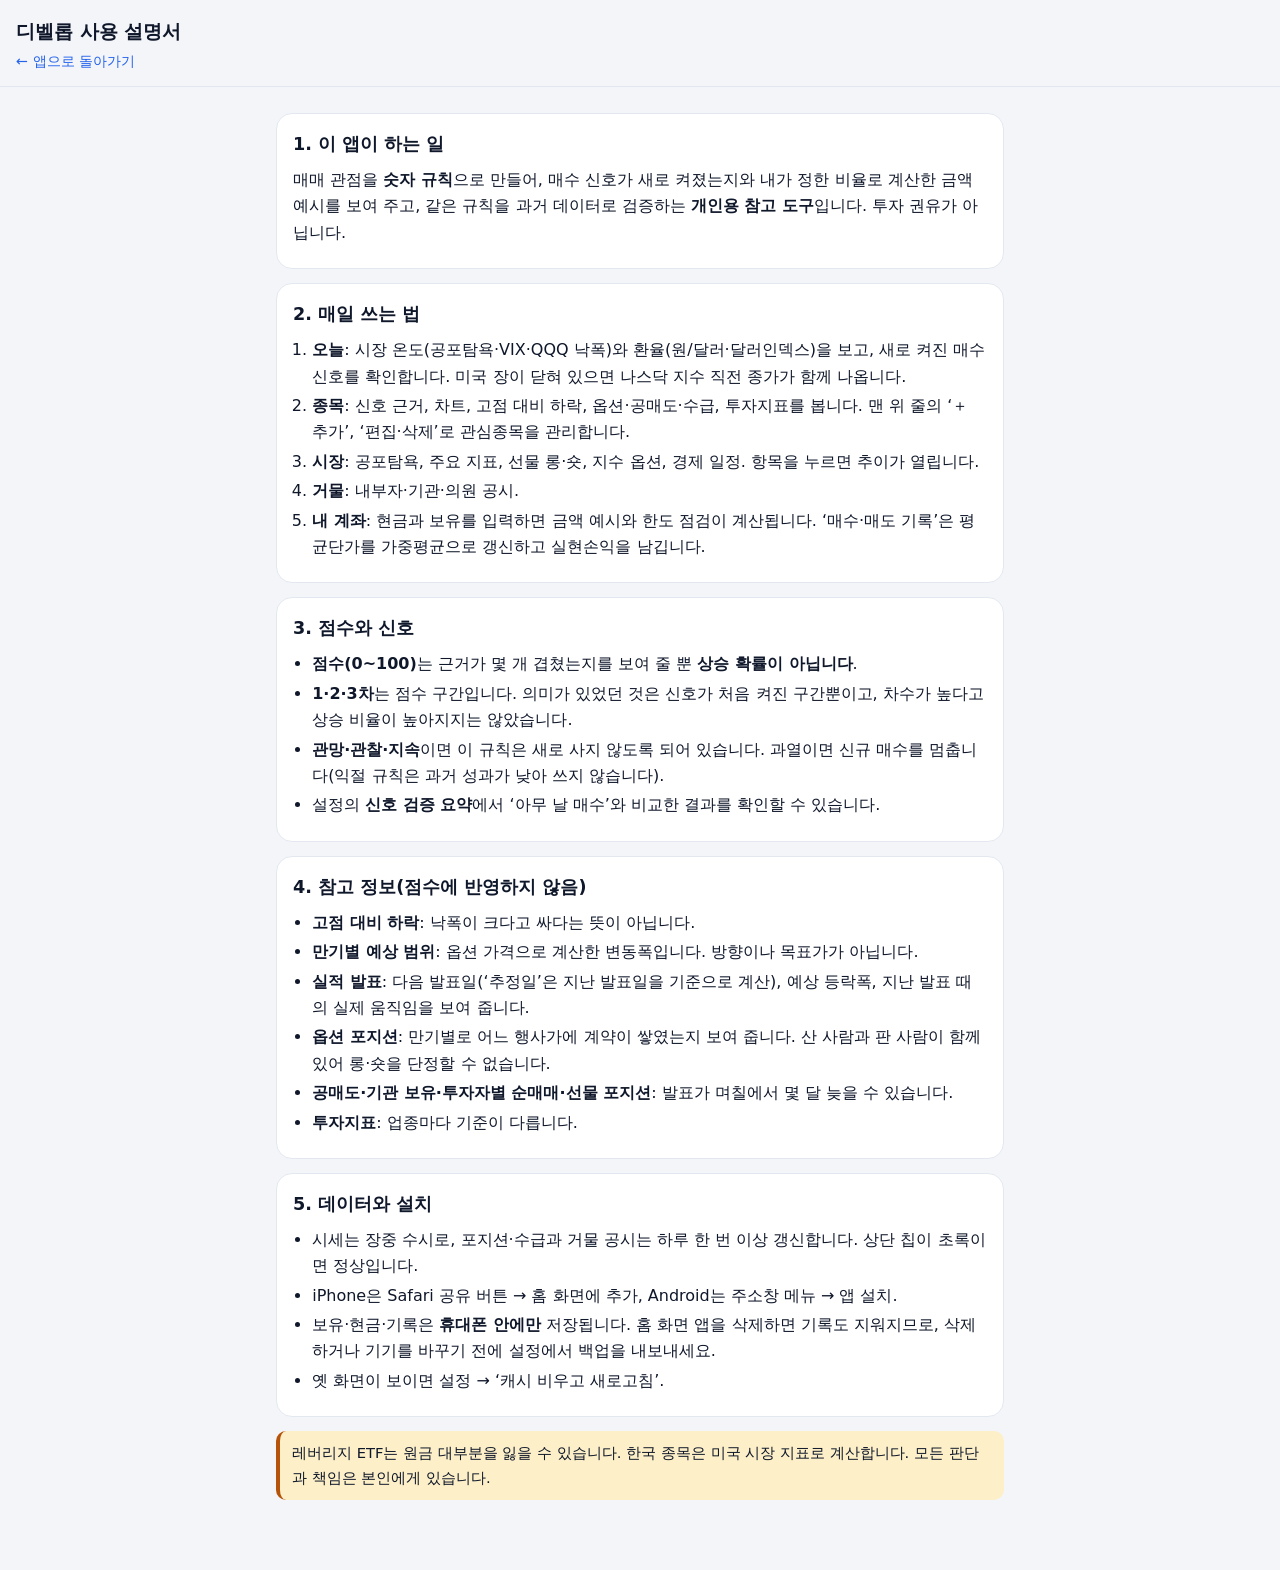
<file: guide.html>
<!doctype html>
<html lang="ko">
<head>
<meta charset="utf-8">
<meta name="viewport" content="width=device-width,initial-scale=1,viewport-fit=cover">
<meta http-equiv="Content-Security-Policy" content="default-src 'self'; script-src 'none'; style-src 'self' 'unsafe-inline'; img-src 'self' data:; object-src 'none'; base-uri 'none'; form-action 'none'">
<meta name="theme-color" content="#0f172a">
<title>디벨롭 사용 설명서</title>
<style>
:root{--bg:#f3f5f9;--card:#fff;--ink:#0f172a;--mut:#64748b;--line:#e3e8f0;--acc:#2563eb;--good:#047857;--goodbg:#d9f7e8;--warn:#b45309;--warnbg:#fdf0c8;--bad:#dc2626;--badbg:#fde2e2}
@media (prefers-color-scheme:dark){:root{--bg:#0a0f1d;--card:#121a2e;--ink:#e8edf7;--mut:#9aa8bf;--line:#23304b;--acc:#6aa7ff;--good:#34d399;--goodbg:#073a2c;--warn:#fbbf24;--warnbg:#3b2b07;--bad:#f87171;--badbg:#411616}}
*{box-sizing:border-box}body{margin:0;background:var(--bg);color:var(--ink);font:16px/1.65 system-ui,-apple-system,"Malgun Gothic","Apple SD Gothic Neo",sans-serif}
header{padding:calc(16px + env(safe-area-inset-top)) 16px 12px;position:sticky;top:0;background:var(--bg);border-bottom:1px solid var(--line);z-index:5}
header h1{margin:0;font-size:1.2rem}header a{color:var(--acc);font-size:.9rem;text-decoration:none}
main{max-width:760px;margin:0 auto;padding:12px 16px 60px}
nav.toc{display:flex;flex-wrap:wrap;gap:6px;margin:8px 0 4px}nav.toc a{padding:5px 12px;border:1px solid var(--line);border-radius:99px;background:var(--card);color:var(--ink);text-decoration:none;font-size:.85rem}
section{background:var(--card);border:1px solid var(--line);border-radius:16px;padding:16px;margin:14px 0}
h2{margin:0 0 8px;font-size:1.1rem}h3{margin:14px 0 4px;font-size:1rem}p{margin:6px 0}ul,ol{padding-left:1.2em;margin:6px 0}li{margin:3px 0}
.tag{display:inline-block;padding:1px 9px;border-radius:99px;font-size:.78rem;font-weight:700;background:var(--goodbg);color:var(--good)}.tag.w{background:var(--warnbg);color:var(--warn)}.tag.b{background:var(--badbg);color:var(--bad)}
.box{border-left:4px solid var(--warn);background:var(--warnbg);padding:10px 12px;border-radius:10px;margin:10px 0;font-size:.92rem}
.ok{border-color:var(--good);background:var(--goodbg)}table{width:100%;border-collapse:collapse;font-size:.9rem}th,td{border-bottom:1px solid var(--line);padding:6px 4px;text-align:left;vertical-align:top}th{color:var(--mut);font-weight:600}
code{background:var(--bg);border:1px solid var(--line);border-radius:6px;padding:0 5px;font-size:.88em}
</style>
</head>
<body>
<header><h1>디벨롭 사용 설명서</h1><a href="index.html">← 앱으로 돌아가기</a></header>
<main>
<section><h2>1. 이 앱이 하는 일</h2>
<p>매매 관점을 <b>숫자 규칙</b>으로 만들어, 매수 신호가 새로 켜졌는지와 내가 정한 비율로 계산한 금액 예시를 보여 주고, 같은 규칙을 과거 데이터로 검증하는 <b>개인용 참고 도구</b>입니다. 투자 권유가 아닙니다.</p></section>

<section><h2>2. 매일 쓰는 법</h2>
<ol><li><b>오늘</b>: 시장 온도(공포탐욕·VIX·QQQ 낙폭)와 환율(원/달러·달러인덱스)을 보고, 새로 켜진 매수 신호를 확인합니다. 미국 장이 닫혀 있으면 나스닥 지수 직전 종가가 함께 나옵니다.</li>
<li><b>종목</b>: 신호 근거, 차트, 고점 대비 하락, 옵션·공매도·수급, 투자지표를 봅니다. 맨 위 줄의 ‘＋ 추가’, ‘편집·삭제’로 관심종목을 관리합니다.</li>
<li><b>시장</b>: 공포탐욕, 주요 지표, 선물 롱·숏, 지수 옵션, 경제 일정. 항목을 누르면 추이가 열립니다.</li>
<li><b>거물</b>: 내부자·기관·의원 공시.</li>
<li><b>내 계좌</b>: 현금과 보유를 입력하면 금액 예시와 한도 점검이 계산됩니다. ‘매수·매도 기록’은 평균단가를 가중평균으로 갱신하고 실현손익을 남깁니다.</li></ol></section>

<section><h2>3. 점수와 신호</h2>
<ul><li><b>점수(0~100)</b>는 근거가 몇 개 겹쳤는지를 보여 줄 뿐 <b>상승 확률이 아닙니다</b>.</li>
<li><b>1·2·3차</b>는 점수 구간입니다. 의미가 있었던 것은 신호가 처음 켜진 구간뿐이고, 차수가 높다고 상승 비율이 높아지지는 않았습니다.</li>
<li><b>관망·관찰·지속</b>이면 이 규칙은 새로 사지 않도록 되어 있습니다. 과열이면 신규 매수를 멈춥니다(익절 규칙은 과거 성과가 낮아 쓰지 않습니다).</li>
<li>설정의 <b>신호 검증 요약</b>에서 ‘아무 날 매수’와 비교한 결과를 확인할 수 있습니다.</li></ul></section>

<section><h2>4. 참고 정보(점수에 반영하지 않음)</h2>
<ul><li><b>고점 대비 하락</b>: 낙폭이 크다고 싸다는 뜻이 아닙니다.</li>
<li><b>만기별 예상 범위</b>: 옵션 가격으로 계산한 변동폭입니다. 방향이나 목표가가 아닙니다.</li>
<li><b>실적 발표</b>: 다음 발표일(‘추정일’은 지난 발표일을 기준으로 계산), 예상 등락폭, 지난 발표 때의 실제 움직임을 보여 줍니다.</li>
<li><b>옵션 포지션</b>: 만기별로 어느 행사가에 계약이 쌓였는지 보여 줍니다. 산 사람과 판 사람이 함께 있어 롱·숏을 단정할 수 없습니다.</li>
<li><b>공매도·기관 보유·투자자별 순매매·선물 포지션</b>: 발표가 며칠에서 몇 달 늦을 수 있습니다.</li>
<li><b>투자지표</b>: 업종마다 기준이 다릅니다.</li></ul></section>

<section><h2>5. 데이터와 설치</h2>
<ul><li>시세는 장중 수시로, 포지션·수급과 거물 공시는 하루 한 번 이상 갱신합니다. 상단 칩이 초록이면 정상입니다.</li>
<li>iPhone은 Safari 공유 버튼 → 홈 화면에 추가, Android는 주소창 메뉴 → 앱 설치.</li>
<li>보유·현금·기록은 <b>휴대폰 안에만</b> 저장됩니다. 홈 화면 앱을 삭제하면 기록도 지워지므로, 삭제하거나 기기를 바꾸기 전에 설정에서 백업을 내보내세요.</li>
<li>옛 화면이 보이면 설정 → ‘캐시 비우고 새로고침’.</li></ul></section>

<div class="box">레버리지 ETF는 원금 대부분을 잃을 수 있습니다. 한국 종목은 미국 시장 지표로 계산합니다. 모든 판단과 책임은 본인에게 있습니다.</div>
</main>
</body>
</html>
</file>
